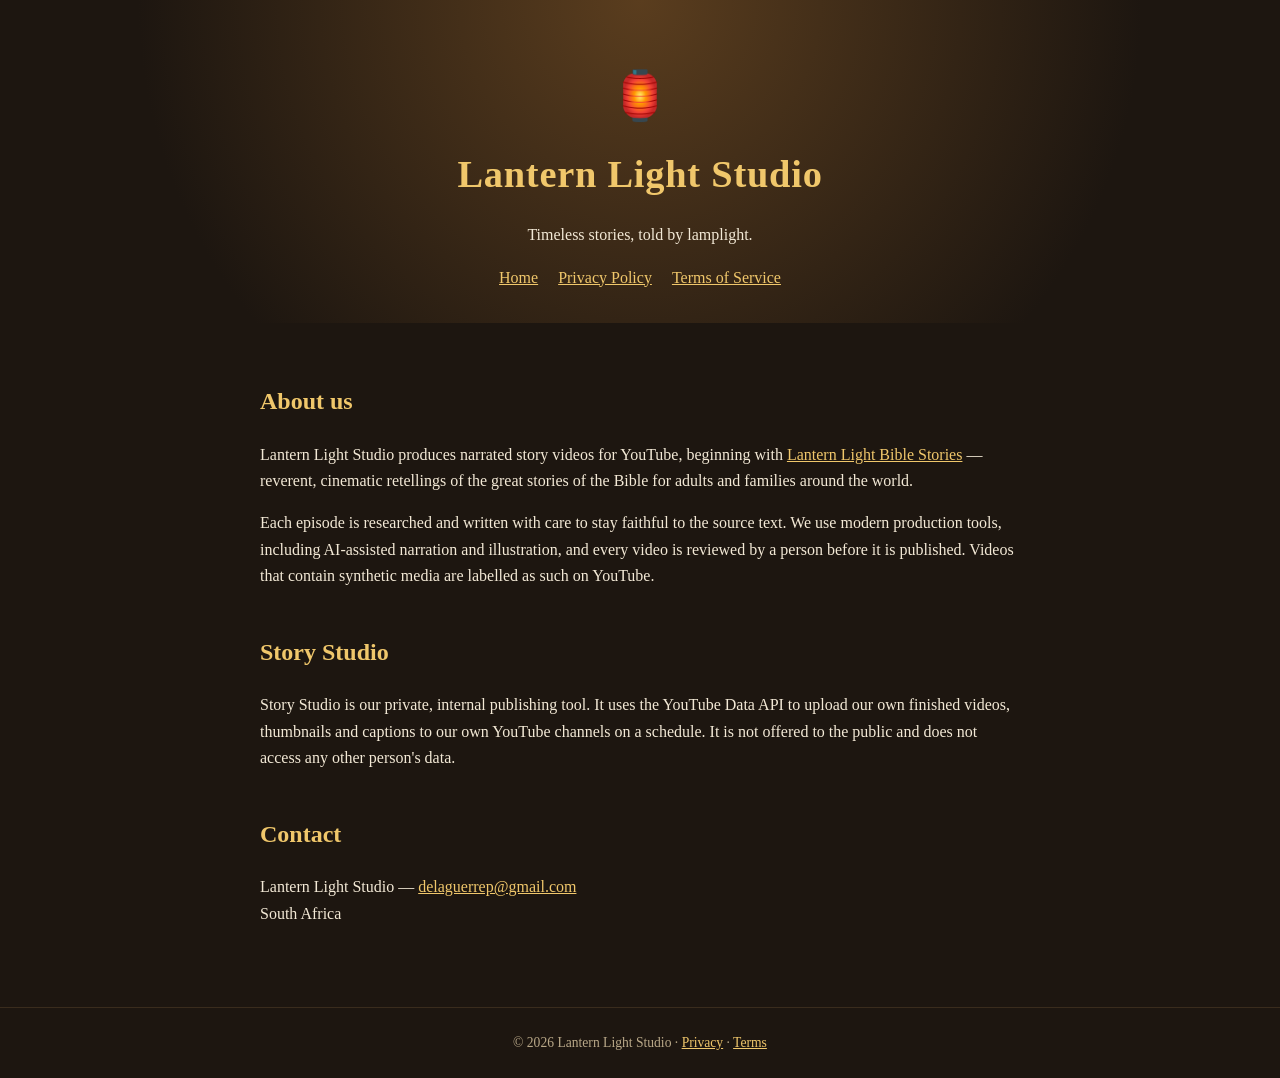
<file: index.html>
<!DOCTYPE html><html lang="en"><head><meta charset="utf-8"><meta name="viewport" content="width=device-width,initial-scale=1">
<title>Lantern Light Studio</title><link rel="stylesheet" href="style.css"></head><body>
<header><div class="lantern">🏮</div><h1>Lantern Light Studio</h1><p>Timeless stories, told by lamplight.</p>
<nav><a href="index.html">Home</a><a href="privacy.html">Privacy Policy</a><a href="terms.html">Terms of Service</a></nav></header>
<main>
<h2>About us</h2>
<p>Lantern Light Studio produces narrated story videos for YouTube, beginning with <a href="https://www.youtube.com/@LanternLightBibleStories">Lantern Light Bible Stories</a> — reverent, cinematic retellings of the great stories of the Bible for adults and families around the world.</p>
<p>Each episode is researched and written with care to stay faithful to the source text. We use modern production tools, including AI-assisted narration and illustration, and every video is reviewed by a person before it is published. Videos that contain synthetic media are labelled as such on YouTube.</p>
<h2>Story Studio</h2>
<p>Story Studio is our private, internal publishing tool. It uses the YouTube Data API to upload our own finished videos, thumbnails and captions to our own YouTube channels on a schedule. It is not offered to the public and does not access any other person's data.</p>
<h2>Contact</h2>
<p>Lantern Light Studio — <a href="mailto:delaguerrep@gmail.com">delaguerrep@gmail.com</a><br>South Africa</p>
</main>
<footer>© 2026 Lantern Light Studio · <a href="privacy.html">Privacy</a> · <a href="terms.html">Terms</a></footer>
</body></html>
</file>
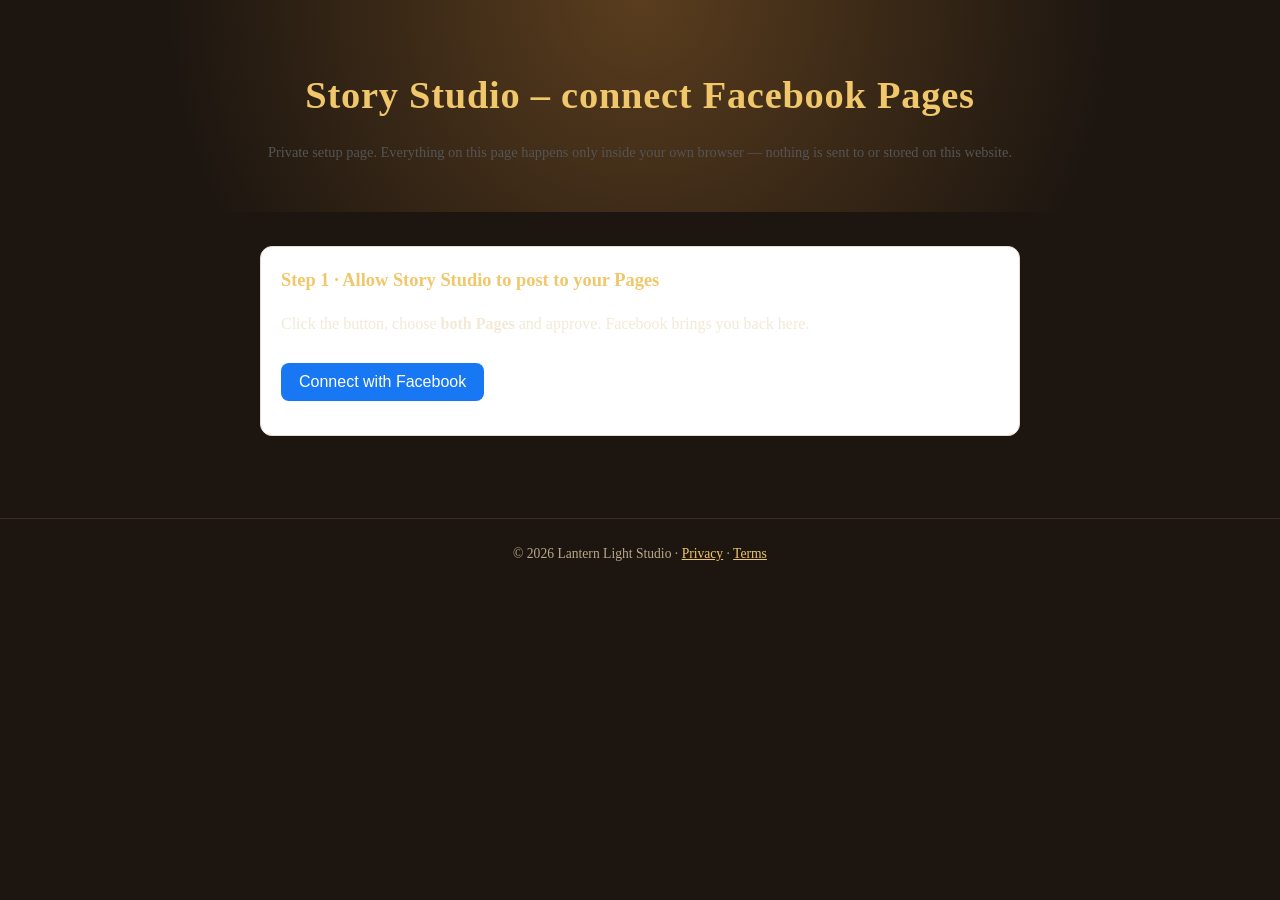
<file: fb-connect.html>
<!DOCTYPE html>
<html lang="en"><head><meta charset="utf-8"><meta name="viewport" content="width=device-width,initial-scale=1">
<meta name="robots" content="noindex,nofollow">
<title>Story Studio – Facebook connection</title>
<link rel="stylesheet" href="style.css">
<style>
  main{max-width:760px}
  .step{background:#fff;border:1px solid #e3ddd0;border-radius:12px;padding:18px 20px;margin:18px 0}
  .step h2{margin-top:0;font-size:1.15rem}
  input[type=password],input[type=text]{width:100%;padding:10px;font-size:1rem;border:1px solid #c9c2b4;border-radius:8px;box-sizing:border-box}
  button{background:#1877f2;color:#fff;border:0;border-radius:8px;padding:10px 18px;font-size:1rem;cursor:pointer;margin-top:10px}
  button.copy{background:#2e7d5b}
  .page{border:1px solid #d7e7dd;border-radius:10px;padding:12px;margin:10px 0;background:#f6fbf8}
  .secret{font-family:monospace;font-size:.8rem;word-break:break-all;background:#eee;padding:8px;border-radius:6px;max-height:4.5em;overflow:hidden}
  .ok{color:#2e7d5b;font-weight:600}.err{color:#b23b2a;font-weight:600}
  .note{font-size:.9rem;color:#555}
</style></head><body>
<header><h1>Story Studio – connect Facebook Pages</h1>
<p class="note">Private setup page. Everything on this page happens only inside your own browser — nothing is sent to or stored on this website.</p></header>
<main>
<div class="step" id="s1">
  <h2>Step 1 · Allow Story Studio to post to your Pages</h2>
  <p>Click the button, choose <b>both Pages</b> and approve. Facebook brings you back here.</p>
  <button id="login">Connect with Facebook</button>
  <p id="s1status"></p>
</div>
<div class="step" id="s2" style="display:none">
  <h2>Step 2 · Paste the App Secret</h2>
  <p>Open <a href="https://developers.facebook.com/apps/1155201330778167/settings/basic/" target="_blank" rel="noopener">Story Studio → App settings → Basic</a>, click <b>Show</b> next to <b>App secret</b>, copy it and paste it here. It is used once, in this browser only, to make the posting codes permanent.</p>
  <input type="password" id="secret" autocomplete="off" placeholder="App secret">
  <button id="go">Create permanent posting codes</button>
  <p id="s2status"></p>
</div>
<div class="step" id="s3" style="display:none">
  <h2>Step 3 · Copy each code into GitHub</h2>
  <p>For each Page: click <b>Copy</b>, then click <b>Open GitHub</b> and paste it as the secret value, then <b>Add secret</b>.</p>
  <div id="pages"></div>
  <p class="note">These codes do not expire. You can cancel them any time in Facebook → Settings → Business integrations.</p>
</div>
</main>
<script>
const APP_ID = "1155201330778167", CONFIG_ID = "4439401192873150", V = "v27.0";
const REDIRECT = location.origin + location.pathname;
const SECRET_NAME = {"lantern light bible stories": "FB_PAGE_TOKEN_BIBLE", "halal money explained": "FB_PAGE_TOKEN_FINANCE"};
const $ = id => document.getElementById(id);

$("login").onclick = () => {
  const u = new URL(`https://www.facebook.com/${V}/dialog/oauth`);
  u.search = new URLSearchParams({client_id: APP_ID, redirect_uri: REDIRECT, response_type: "token",
                                  state: "storystudio", auth_type: "rerequest",
                                  scope: "pages_show_list,pages_read_engagement,pages_manage_posts,pages_manage_engagement,pages_read_user_content"}).toString();
  location.href = u.toString();
};

const frag = new URLSearchParams(location.hash.slice(1));
const qs = new URLSearchParams(location.search);
const shortToken = frag.get("access_token");
history.replaceState(null, "", REDIRECT);          // remove the code from the address bar
if (shortToken) {
  $("s1status").innerHTML = '<span class="ok">✔ Connected.</span>';
  $("s2").style.display = "block";
} else if (frag.get("error") || qs.get("error")) {
  const msg = frag.get("error_description") || frag.get("error") || qs.get("error_description") || qs.get("error");
  const sp = document.createElement("span"); sp.className = "err"; sp.textContent = "Facebook said: " + msg;
  $("s1status").replaceChildren(sp);
}

$("go").onclick = async () => {
  const secret = $("secret").value.trim();
  if (!secret) { $("s2status").innerHTML = '<span class="err">Paste the App secret first.</span>'; return; }
  $("s2status").textContent = "Working…";
  try {
    const ex = await fetch(`https://graph.facebook.com/${V}/oauth/access_token?` + new URLSearchParams({
      grant_type: "fb_exchange_token", client_id: APP_ID, client_secret: secret, fb_exchange_token: shortToken}));
    const exj = await ex.json();
    if (!exj.access_token) throw new Error(JSON.stringify(exj.error || exj));
    const acc = await fetch(`https://graph.facebook.com/${V}/me/accounts?fields=name,id,access_token&limit=50&access_token=` + encodeURIComponent(exj.access_token));
    const accj = await acc.json();
    if (!accj.data) throw new Error(JSON.stringify(accj.error || accj));
    $("secret").value = "";
    $("s2status").innerHTML = '<span class="ok">✔ Done.</span>';
    const wanted = accj.data.filter(p => SECRET_NAME[p.name.toLowerCase()]);
    if (!wanted.length) throw new Error("Neither Page was shared with Story Studio. Go back to step 1 and select both Pages.");
    $("s3").style.display = "block";
    for (const p of wanted) {
      const name = SECRET_NAME[p.name.toLowerCase()];
      const box = document.createElement("div"); box.className = "page";
      box.innerHTML = `<b>${p.name}</b> (Page ID ${p.id})<br>GitHub secret name: <code>${name}</code>
        <div class="secret">••••••••••••••••••••••••••••••••</div>`;
      const c = document.createElement("button"); c.className = "copy"; c.textContent = "Copy code";
      c.onclick = async () => { await navigator.clipboard.writeText(p.access_token); c.textContent = "Copied ✔"; };
      const g = document.createElement("button"); g.textContent = "Open GitHub";
      g.onclick = () => window.open("https://github.com/delaguerrep-png/story-studio/settings/secrets/actions/new", "_blank");
      box.append(c, document.createTextNode(" "), g); $("pages").append(box);
    }
  } catch (e) {
    $("s2status").innerHTML = '<span class="err">Problem: ' + e.message + '</span>';
  }
};
</script>
<footer>© 2026 Lantern Light Studio · <a href="privacy.html">Privacy</a> · <a href="terms.html">Terms</a></footer>
</body></html>
</file>
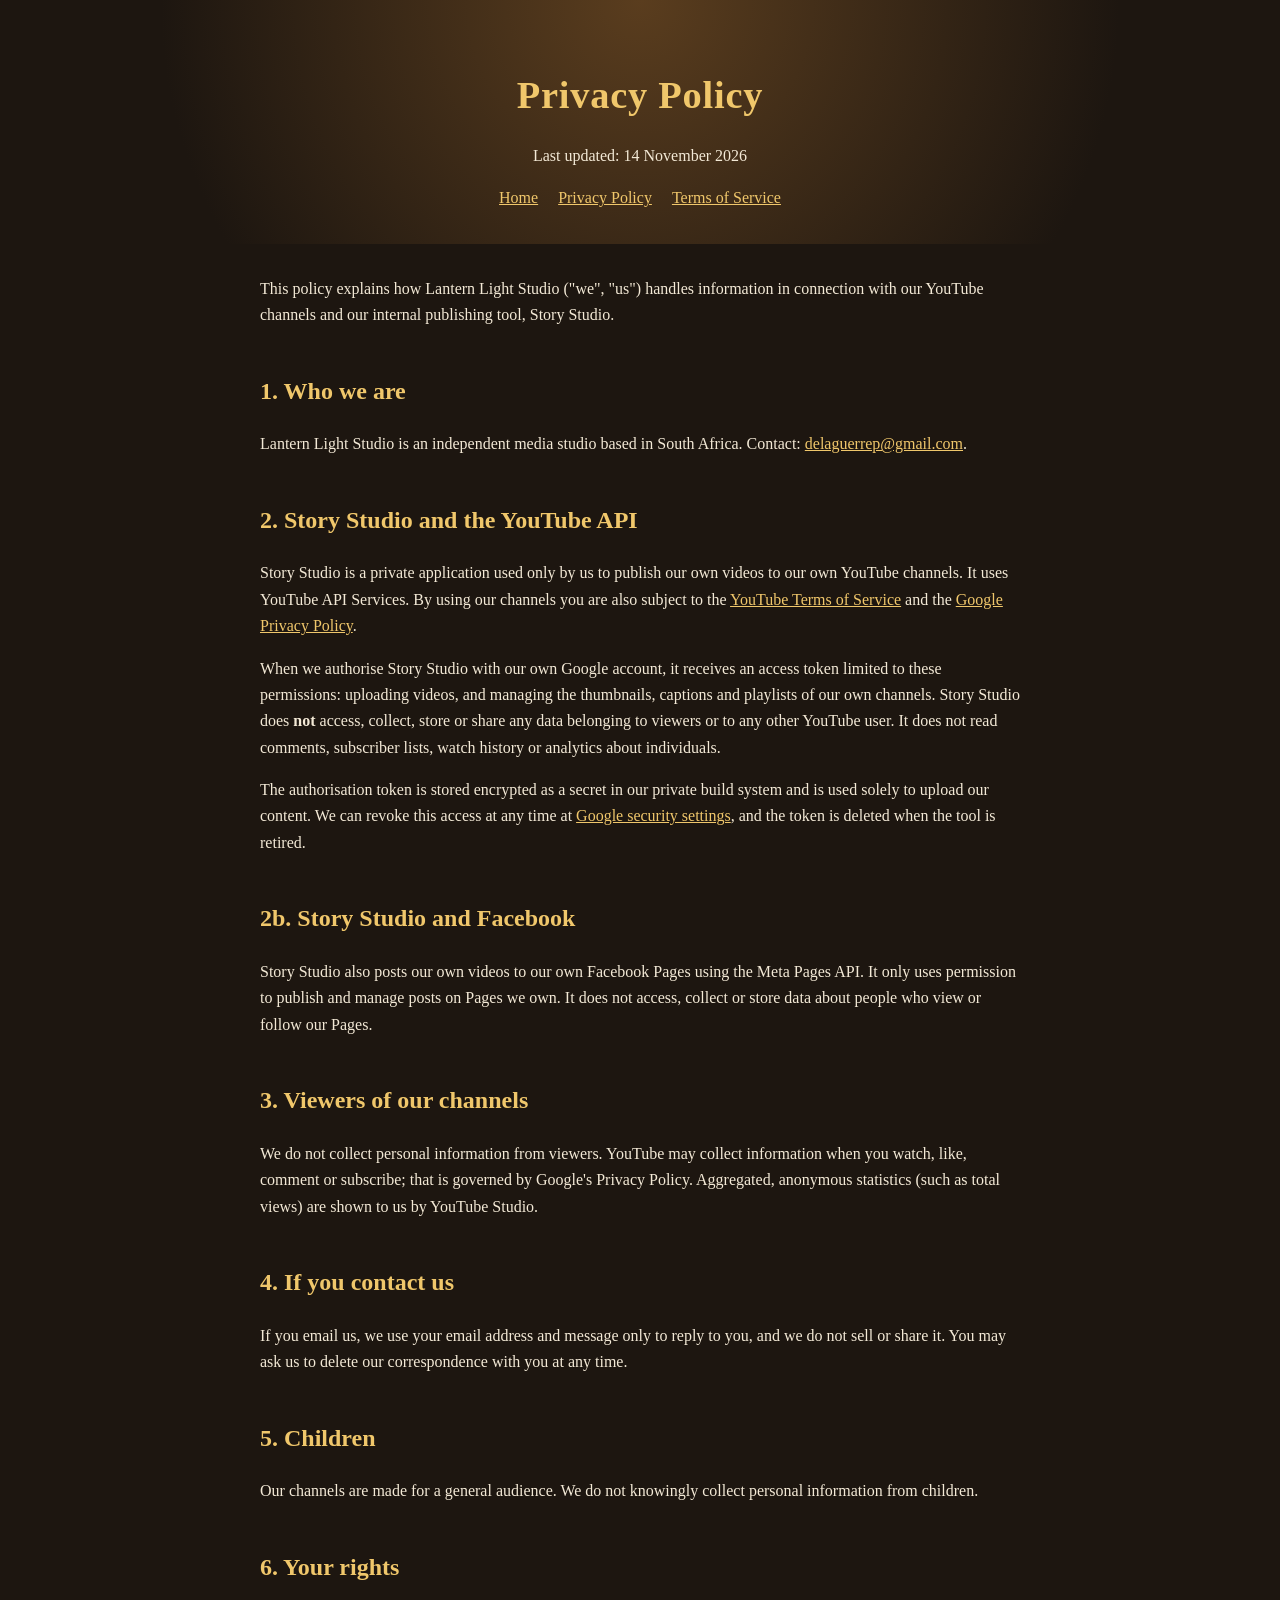
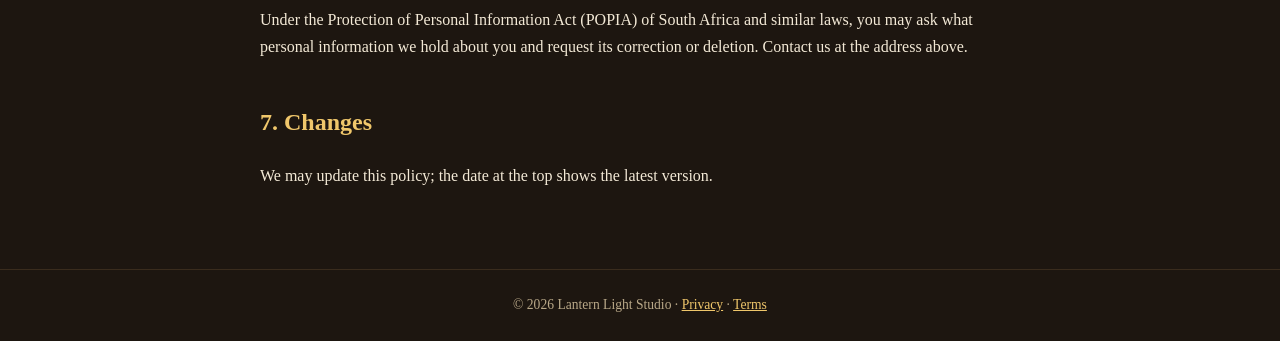
<file: privacy.html>
<!DOCTYPE html><html lang="en"><head><meta charset="utf-8"><meta name="viewport" content="width=device-width,initial-scale=1">
<title>Privacy Policy – Lantern Light Studio</title><link rel="stylesheet" href="style.css"></head><body>
<header><h1>Privacy Policy</h1><p>Last updated: 14 November 2026</p>
<nav><a href="index.html">Home</a><a href="privacy.html">Privacy Policy</a><a href="terms.html">Terms of Service</a></nav></header>
<main>
<p>This policy explains how Lantern Light Studio ("we", "us") handles information in connection with our YouTube channels and our internal publishing tool, Story Studio.</p>
<h2>1. Who we are</h2>
<p>Lantern Light Studio is an independent media studio based in South Africa. Contact: <a href="mailto:delaguerrep@gmail.com">delaguerrep@gmail.com</a>.</p>
<h2>2. Story Studio and the YouTube API</h2>
<p>Story Studio is a private application used only by us to publish our own videos to our own YouTube channels. It uses YouTube API Services. By using our channels you are also subject to the <a href="https://www.youtube.com/t/terms">YouTube Terms of Service</a> and the <a href="https://policies.google.com/privacy">Google Privacy Policy</a>.</p>
<p>When we authorise Story Studio with our own Google account, it receives an access token limited to these permissions: uploading videos, and managing the thumbnails, captions and playlists of our own channels. Story Studio does <strong>not</strong> access, collect, store or share any data belonging to viewers or to any other YouTube user. It does not read comments, subscriber lists, watch history or analytics about individuals.</p>
<p>The authorisation token is stored encrypted as a secret in our private build system and is used solely to upload our content. We can revoke this access at any time at <a href="https://myaccount.google.com/permissions">Google security settings</a>, and the token is deleted when the tool is retired.</p>
<h2>2b. Story Studio and Facebook</h2>
<p>Story Studio also posts our own videos to our own Facebook Pages using the Meta Pages API. It only uses permission to publish and manage posts on Pages we own. It does not access, collect or store data about people who view or follow our Pages.</p>
<h2>3. Viewers of our channels</h2>
<p>We do not collect personal information from viewers. YouTube may collect information when you watch, like, comment or subscribe; that is governed by Google's Privacy Policy. Aggregated, anonymous statistics (such as total views) are shown to us by YouTube Studio.</p>
<h2>4. If you contact us</h2>
<p>If you email us, we use your email address and message only to reply to you, and we do not sell or share it. You may ask us to delete our correspondence with you at any time.</p>
<h2>5. Children</h2>
<p>Our channels are made for a general audience. We do not knowingly collect personal information from children.</p>
<h2>6. Your rights</h2>
<p>Under the Protection of Personal Information Act (POPIA) of South Africa and similar laws, you may ask what personal information we hold about you and request its correction or deletion. Contact us at the address above.</p>
<h2>7. Changes</h2>
<p>We may update this policy; the date at the top shows the latest version.</p>
</main>
<footer>© 2026 Lantern Light Studio · <a href="privacy.html">Privacy</a> · <a href="terms.html">Terms</a></footer>
</body></html>
</file>
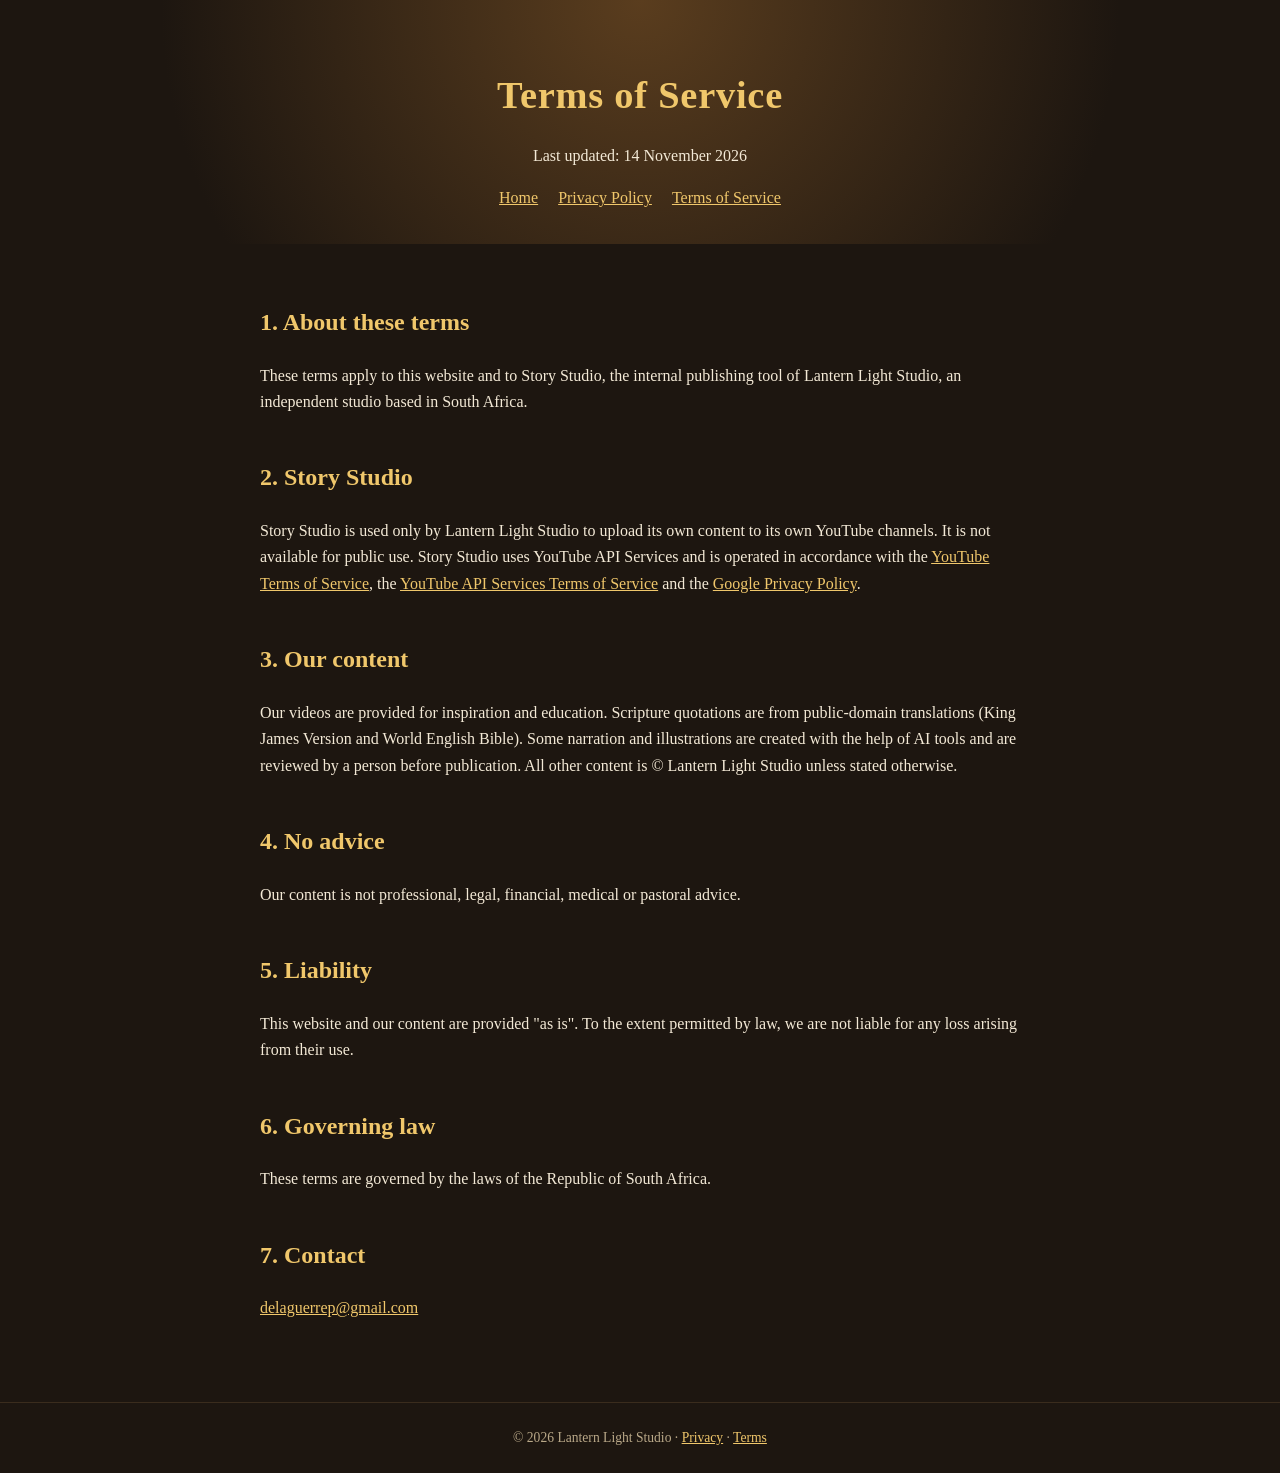
<file: terms.html>
<!DOCTYPE html><html lang="en"><head><meta charset="utf-8"><meta name="viewport" content="width=device-width,initial-scale=1">
<title>Terms of Service – Lantern Light Studio</title><link rel="stylesheet" href="style.css"></head><body>
<header><h1>Terms of Service</h1><p>Last updated: 14 November 2026</p>
<nav><a href="index.html">Home</a><a href="privacy.html">Privacy Policy</a><a href="terms.html">Terms of Service</a></nav></header>
<main>
<h2>1. About these terms</h2>
<p>These terms apply to this website and to Story Studio, the internal publishing tool of Lantern Light Studio, an independent studio based in South Africa.</p>
<h2>2. Story Studio</h2>
<p>Story Studio is used only by Lantern Light Studio to upload its own content to its own YouTube channels. It is not available for public use. Story Studio uses YouTube API Services and is operated in accordance with the <a href="https://www.youtube.com/t/terms">YouTube Terms of Service</a>, the <a href="https://developers.google.com/youtube/terms/api-services-terms-of-service">YouTube API Services Terms of Service</a> and the <a href="https://policies.google.com/privacy">Google Privacy Policy</a>.</p>
<h2>3. Our content</h2>
<p>Our videos are provided for inspiration and education. Scripture quotations are from public-domain translations (King James Version and World English Bible). Some narration and illustrations are created with the help of AI tools and are reviewed by a person before publication. All other content is © Lantern Light Studio unless stated otherwise.</p>
<h2>4. No advice</h2>
<p>Our content is not professional, legal, financial, medical or pastoral advice.</p>
<h2>5. Liability</h2>
<p>This website and our content are provided "as is". To the extent permitted by law, we are not liable for any loss arising from their use.</p>
<h2>6. Governing law</h2>
<p>These terms are governed by the laws of the Republic of South Africa.</p>
<h2>7. Contact</h2>
<p><a href="mailto:delaguerrep@gmail.com">delaguerrep@gmail.com</a></p>
</main>
<footer>© 2026 Lantern Light Studio · <a href="privacy.html">Privacy</a> · <a href="terms.html">Terms</a></footer>
</body></html>
</file>
<file: style.css>
body{margin:0;font-family:Georgia,'Times New Roman',serif;background:#1d1610;color:#f3e9d6;line-height:1.65}
header{padding:56px 24px 32px;text-align:center;background:radial-gradient(circle at 50% 0,#5a3d1e 0,#1d1610 70%)}
h1{font-size:2.4em;margin:.2em 0;color:#f0c76b;letter-spacing:.02em}
h2{color:#f0c76b;margin-top:1.8em}
main{max-width:760px;margin:0 auto;padding:16px 24px 64px}
a{color:#f0c76b}
nav{margin-top:12px}nav a{margin:0 10px}
footer{text-align:center;font-size:.85em;color:#b9a888;padding:24px;border-top:1px solid #3a2c1d}
.lantern{font-size:3em}
</file>
